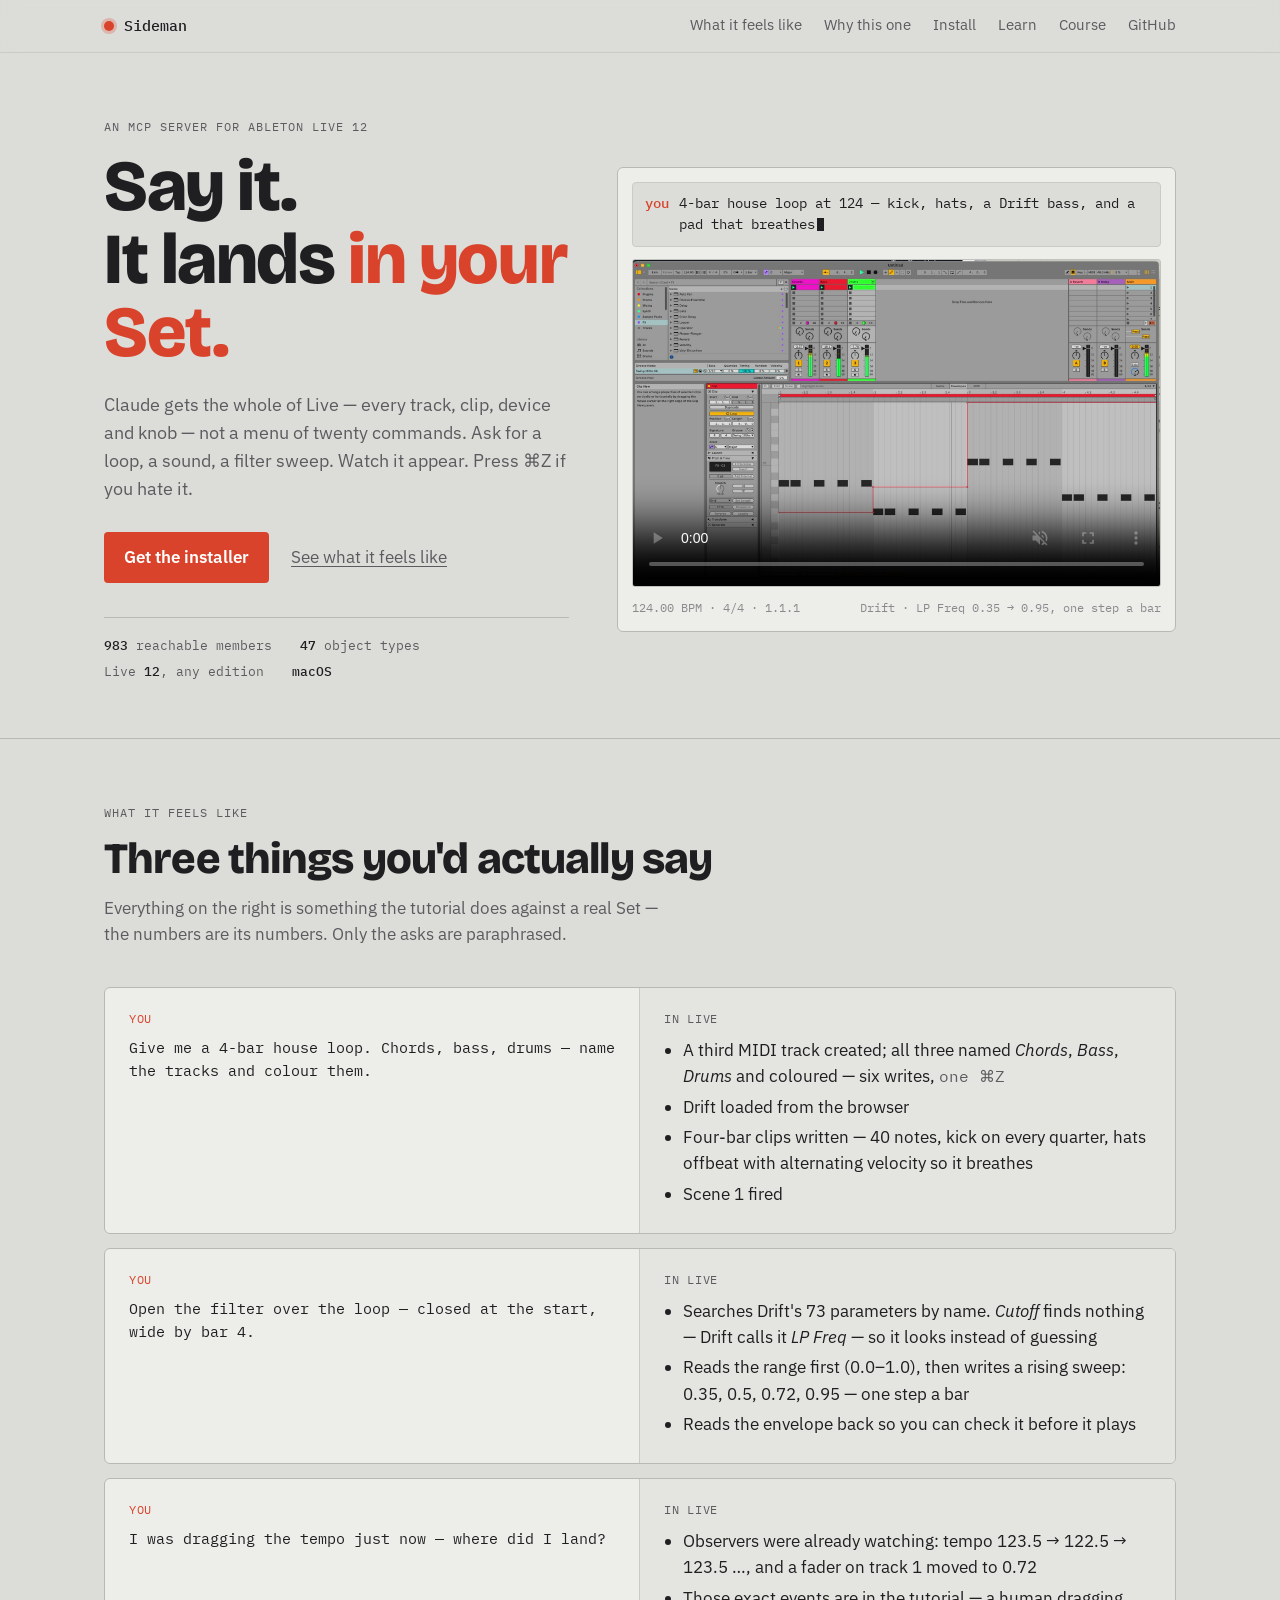
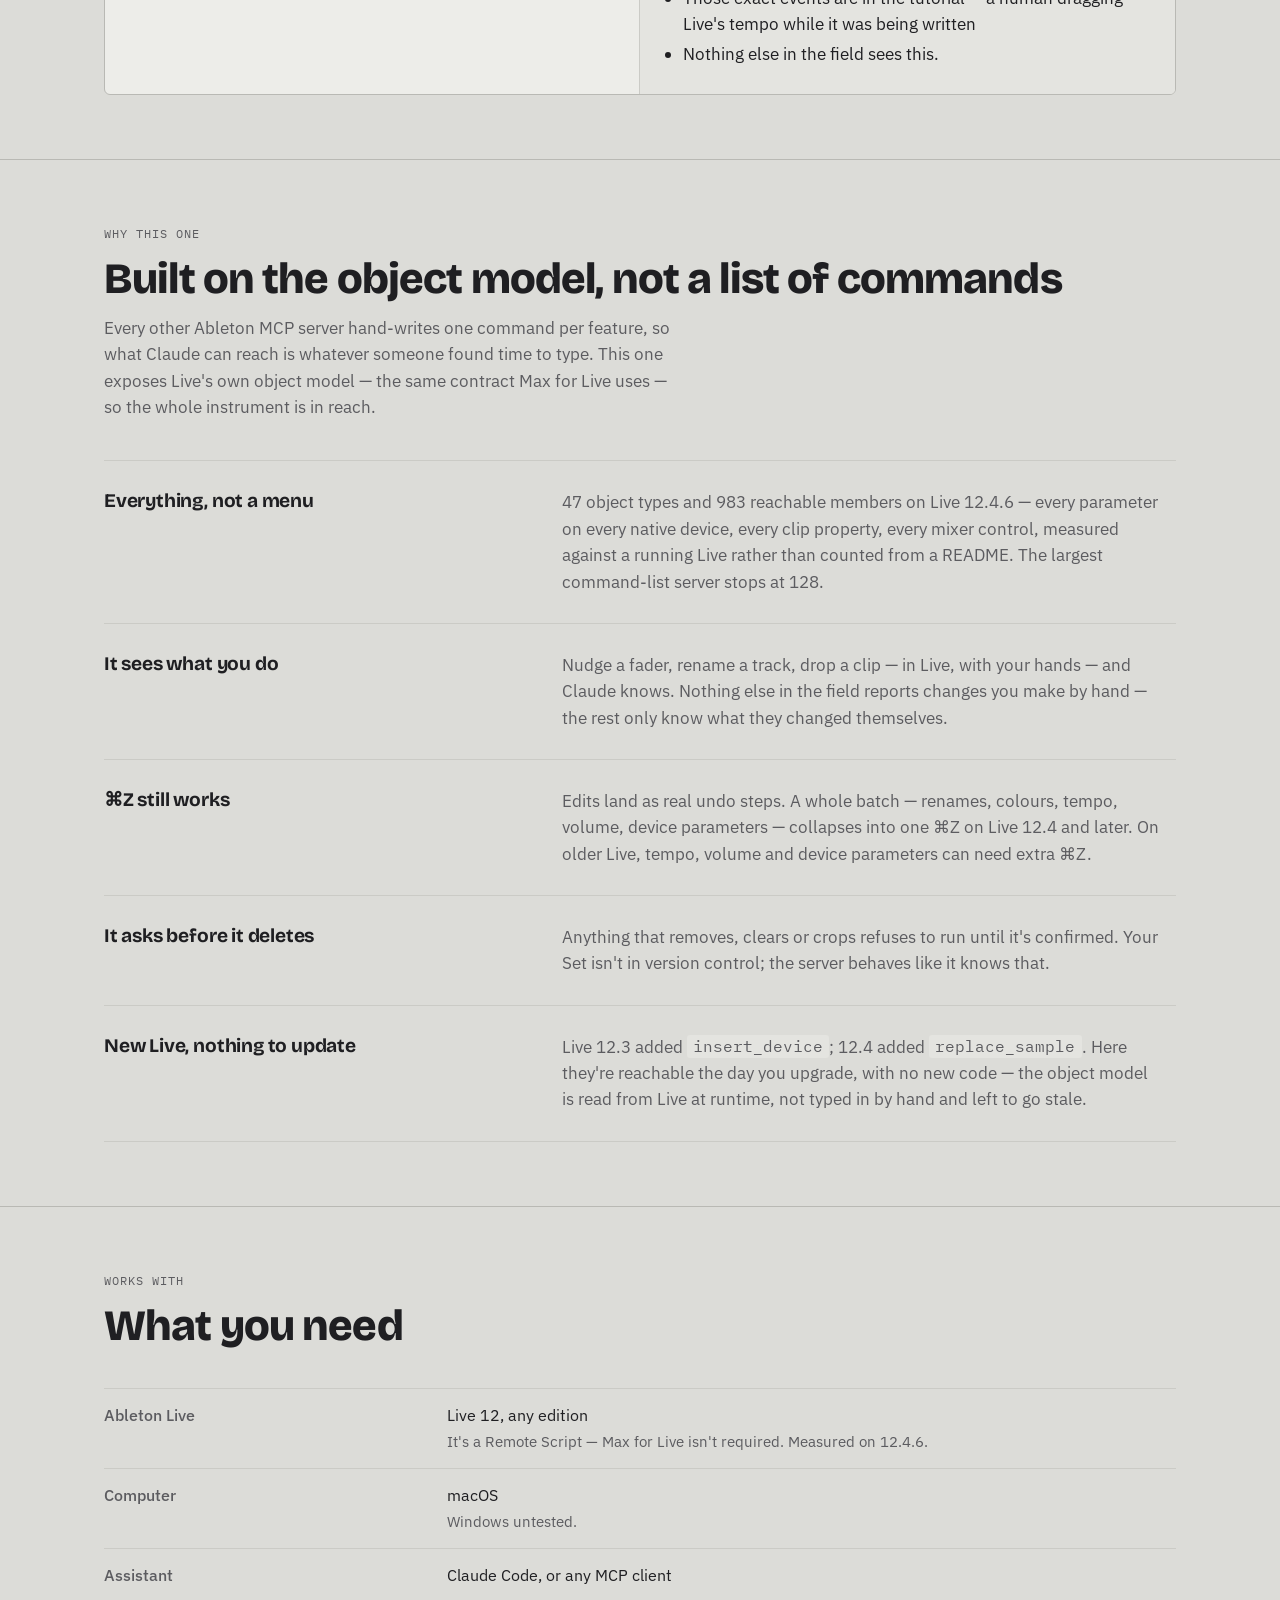
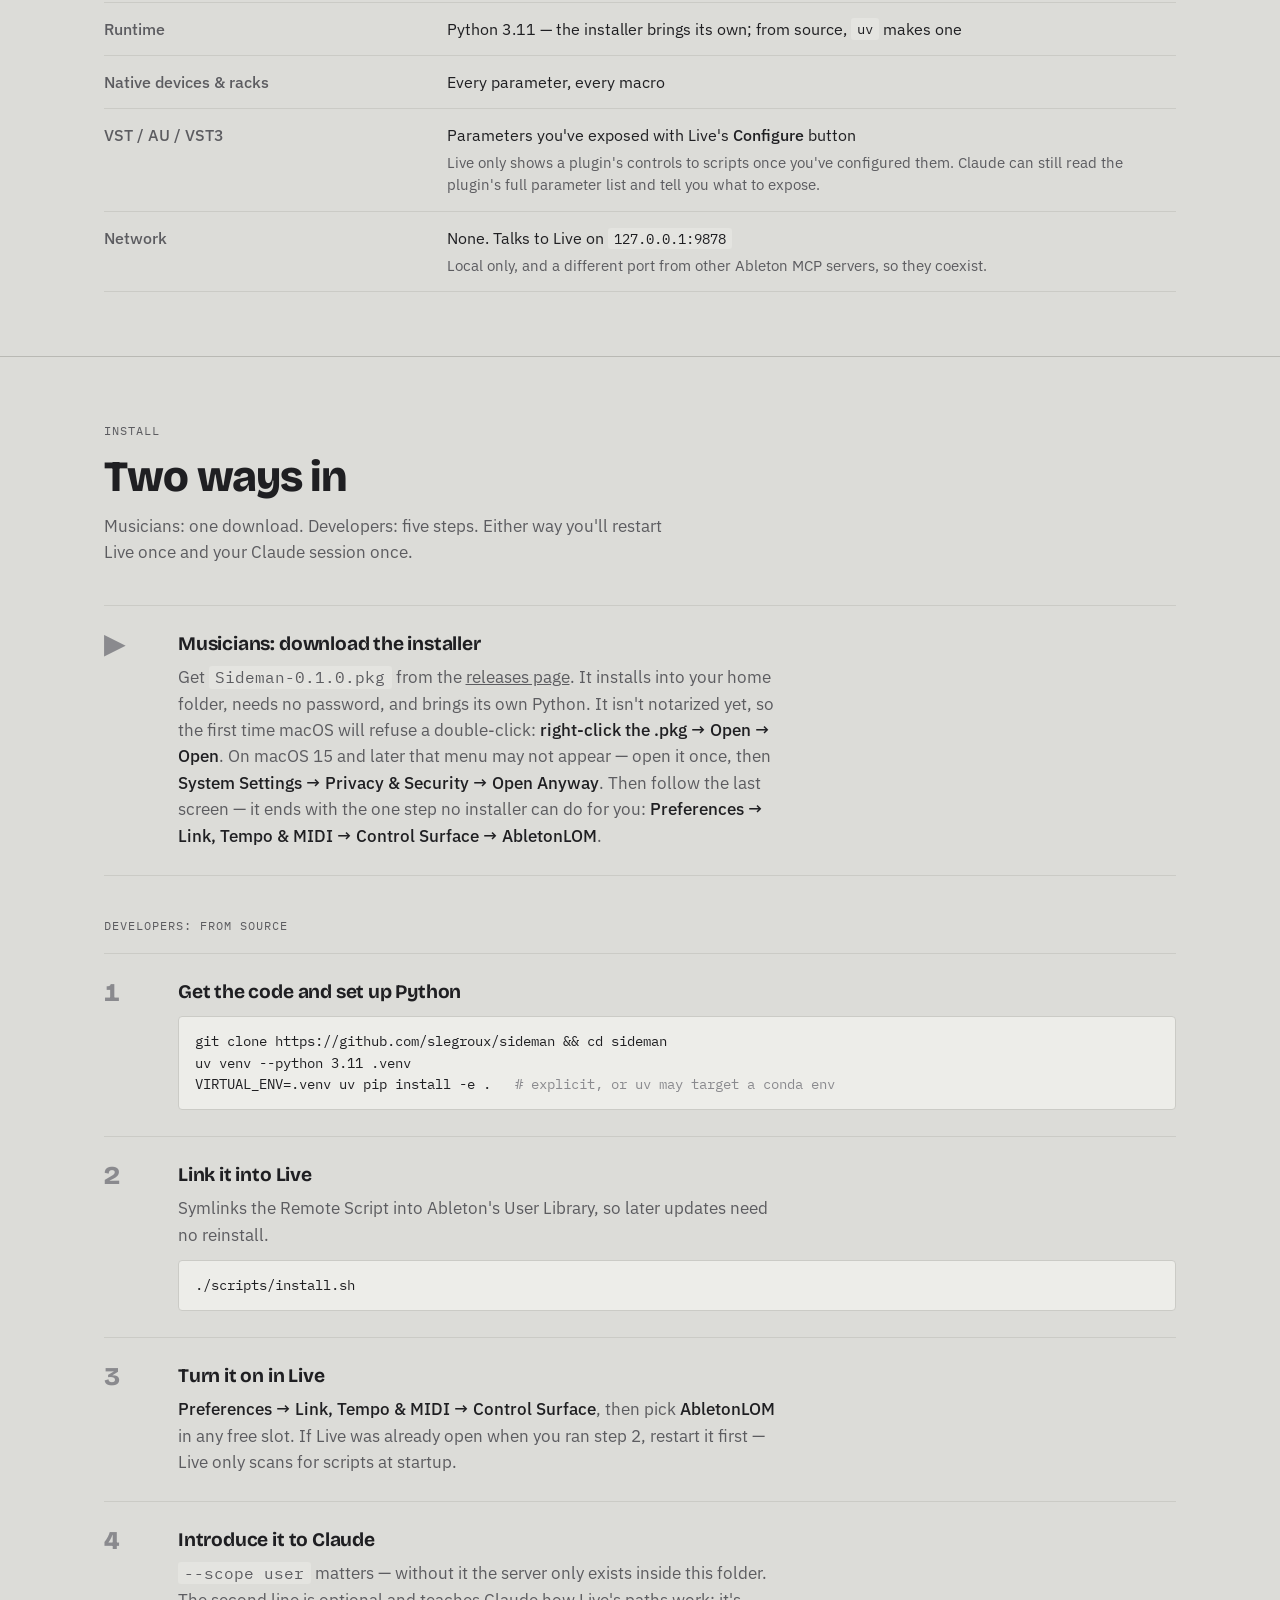
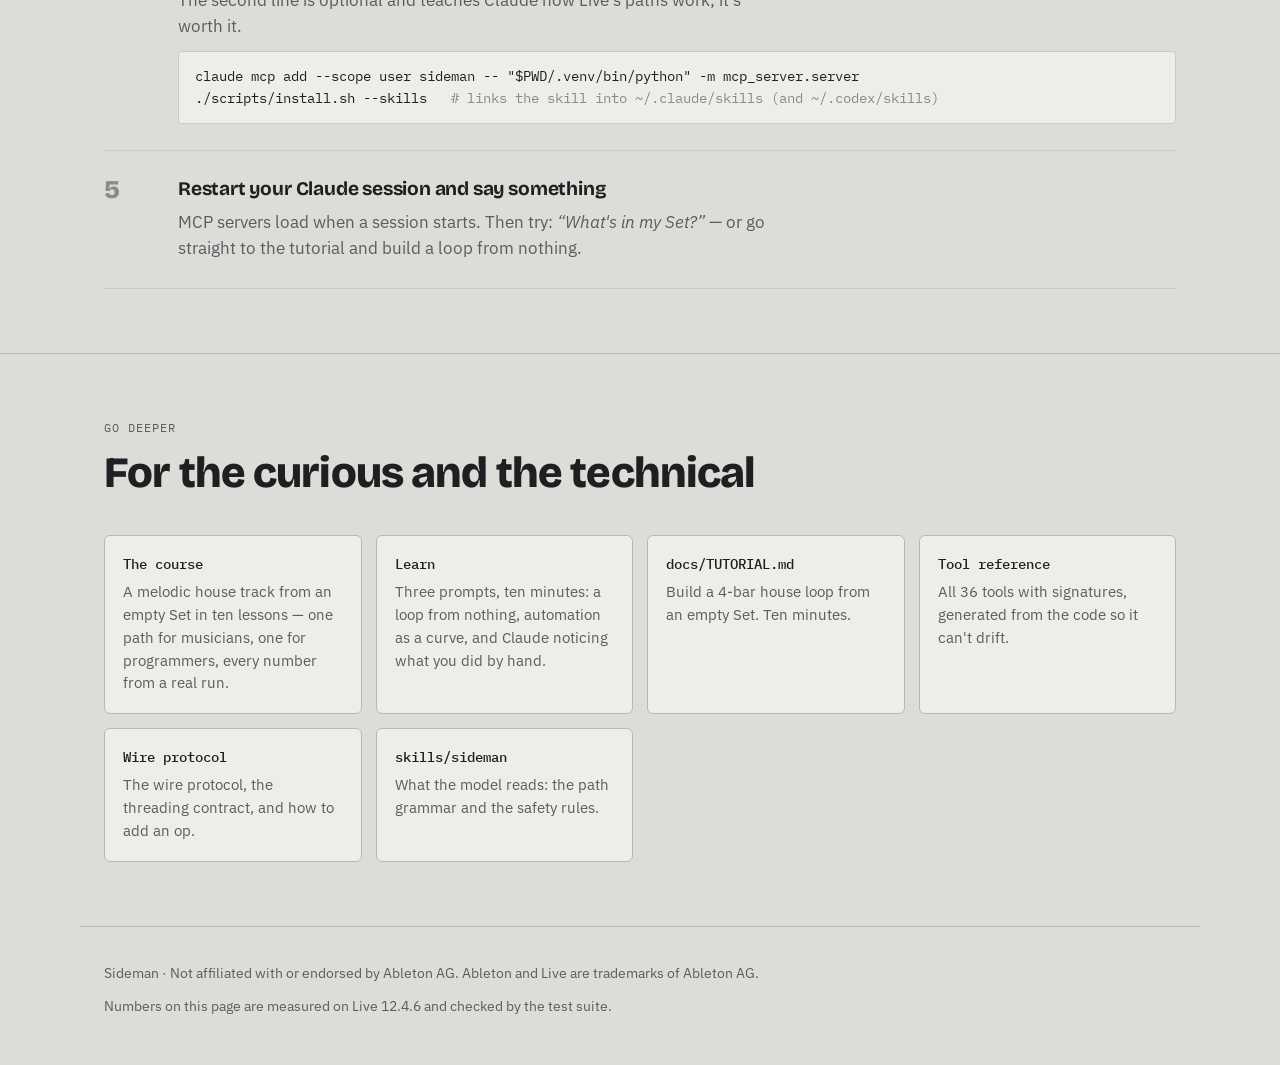
<file: site/index.html>
<!doctype html>
<html lang="en">
<head>
<meta charset="utf-8">
<meta name="viewport" content="width=device-width, initial-scale=1, viewport-fit=cover">
<title>Sideman — Ableton Live MCP server for Claude</title>
<meta name="description" content="An MCP server that gives Claude the whole of Ableton Live 12 — every track, clip, device and parameter — so you can build, tweak and undo by talking.">
<link rel="canonical" href="https://slegroux.github.io/sideman/">
<meta property="og:type" content="website">
<meta property="og:site_name" content="Sideman">
<meta property="og:url" content="https://slegroux.github.io/sideman/">
<meta property="og:title" content="Sideman — Ableton Live MCP server for Claude">
<meta property="og:description" content="Claude gets the whole of Ableton Live 12 — every track, clip, device and knob. Ask for a loop, a sound, a filter sweep. Watch it appear.">
<meta property="og:image" content="https://slegroux.github.io/sideman/og.jpg">
<meta property="og:image:width" content="1200">
<meta property="og:image:height" content="628">
<meta property="og:image:alt" content="Ableton Live's clip view with a filter envelope that Sideman wrote, one step a bar">
<meta property="og:video" content="https://slegroux.github.io/sideman/demo.mp4">
<meta property="og:video:type" content="video/mp4">
<meta name="twitter:card" content="summary_large_image">
<meta name="twitter:title" content="Sideman — Ableton Live MCP server for Claude">
<meta name="twitter:description" content="Claude gets the whole of Ableton Live 12 — every track, clip, device and knob. Ask for a loop, a sound, a filter sweep. Watch it appear.">
<meta name="twitter:image" content="https://slegroux.github.io/sideman/og.jpg">
<script type="application/ld+json">
{
  "@context": "https://schema.org",
  "@type": "SoftwareApplication",
  "name": "Sideman",
  "description": "An MCP server that gives Claude and other MCP clients the whole Ableton Live 12 object model: tracks, clips, MIDI notes, devices, parameters, automation envelopes and observers.",
  "url": "https://slegroux.github.io/sideman/",
  "image": "https://slegroux.github.io/sideman/og.jpg",
  "applicationCategory": "MultimediaApplication",
  "applicationSubCategory": "Music production",
  "operatingSystem": "macOS",
  "softwareRequirements": "Ableton Live 12",
  "license": "https://www.gnu.org/licenses/gpl-3.0.html",
  "sameAs": "https://github.com/slegroux/sideman",
  "offers": { "@type": "Offer", "price": "0", "priceCurrency": "USD" }
}
</script>
<link rel="preconnect" href="https://fonts.googleapis.com">
<link rel="preconnect" href="https://fonts.gstatic.com" crossorigin>
<link rel="stylesheet" href="https://fonts.googleapis.com/css2?family=Bricolage+Grotesque:opsz,wght@12..96,500;12..96,700;12..96,800&family=IBM+Plex+Sans:wght@400;500;600&family=IBM+Plex+Mono:wght@400;500&display=swap">
<style>
  /* ---------- tokens: light (Live 12 default) ---------- */
  :root {
    color-scheme: light;
    --ground: #DCDCD8;
    --panel: #EDEDE9;
    --panel-2: #E4E4E0;
    --ink: #1F1F22;
    --ink-2: #5C5C60;
    --ink-3: #8A8A8E;
    --rule: #B9B9B4;
    --rule-soft: #CBCBC6;
    --accent: #D9432B;
    --accent-ink: #FFFFFF;
    --slot: #D3D3CF;
    --slot-edge: #C3C3BE;
    --clip-ink: #1F1F22;
    --c-coral: #F27059;
    --c-amber: #F2B134;
    --c-lime: #A9D041;
    --c-mint: #4FC9A6;
    --c-sky: #5BA8E0;
    --c-lav: #9A8CF0;
    --focus: #1F1F22;
    --display: "Bricolage Grotesque", "Helvetica Neue", Arial, sans-serif;
    --body: "IBM Plex Sans", "Helvetica Neue", Arial, sans-serif;
    --mono: "IBM Plex Mono", ui-monospace, SFMono-Regular, Menlo, monospace;
  }
  /* ---------- tokens: dark (classic Live) ---------- */
  @media (prefers-color-scheme: dark) {
    :root:not([data-theme="light"]) {
      color-scheme: dark;
      --ground: #2B2B2E;
      --panel: #353538;
      --panel-2: #3C3C40;
      --ink: #E8E8E4;
      --ink-2: #A5A5A0;
      --ink-3: #7C7C78;
      --rule: #4A4A4E;
      --rule-soft: #414145;
      --accent: #FF6B52;
      --accent-ink: #1F1F22;
      --slot: #3E3E42;
      --slot-edge: #4A4A4E;
      --focus: #E8E8E4;
    }
  }
  :root[data-theme="dark"] {
    color-scheme: dark;
    --ground: #2B2B2E;
    --panel: #353538;
    --panel-2: #3C3C40;
    --ink: #E8E8E4;
    --ink-2: #A5A5A0;
    --ink-3: #7C7C78;
    --rule: #4A4A4E;
    --rule-soft: #414145;
    --accent: #FF6B52;
    --accent-ink: #1F1F22;
    --slot: #3E3E42;
    --slot-edge: #4A4A4E;
    --focus: #E8E8E4;
  }

  /* ---------- base ---------- */
  * { box-sizing: border-box; }
  html { height: 100%; }
  body {
    margin: 0;
    background: var(--ground);
    color: var(--ink);
    font-family: var(--body);
    font-size: 17px;
    line-height: 1.55;
    -webkit-font-smoothing: antialiased;
  }
  a { color: inherit; }
  a:focus-visible, button:focus-visible {
    outline: 2px solid var(--focus);
    outline-offset: 3px;
  }
  h1, h2, h3 {
    font-family: var(--display);
    font-weight: 800;
    letter-spacing: -0.02em;
    line-height: 1.02;
    margin: 0;
    text-wrap: balance;
  }
  h2 { font-size: clamp(1.9rem, 3.4vw, 2.7rem); }
  h3 { font-size: 1.2rem; font-weight: 700; letter-spacing: -0.01em; line-height: 1.25; }
  p { margin: 0; }
  code, kbd, .mono { font-family: var(--mono); font-size: 0.92em; }
  code.inline {
    background: var(--panel-2);
    padding: 0.08em 0.4em;
    border-radius: 3px;
  }
  .wrap { max-width: 1120px; margin: 0 auto; padding-inline: 24px; }
  .eyebrow {
    font-family: var(--mono);
    font-size: 0.78rem;
    letter-spacing: 0.08em;
    text-transform: uppercase;
    color: var(--ink-2);
  }
  .measure { max-width: 62ch; }

  /* ---------- top bar ---------- */
  .top {
    position: sticky;
    top: env(safe-area-inset-top, 0px);
    z-index: 10;
    background: color-mix(in srgb, var(--ground) 92%, transparent);
    backdrop-filter: blur(8px);
    border-bottom: 1px solid var(--rule-soft);
  }
  .top .wrap {
    display: flex;
    align-items: center;
    justify-content: space-between;
    gap: 16px;
    padding-block: 14px;
  }
  .wordmark {
    font-family: var(--mono);
    font-weight: 500;
    font-size: 0.95rem;
    text-decoration: none;
    display: inline-flex;
    align-items: center;
    gap: 10px;
  }
  .wordmark .dot {
    width: 10px; height: 10px; border-radius: 50%;
    background: var(--accent);
    box-shadow: 0 0 0 3px color-mix(in srgb, var(--accent) 25%, transparent);
  }
  nav.links { display: flex; gap: 22px; flex-wrap: wrap; }
  nav.links a {
    font-size: 0.92rem;
    text-decoration: none;
    color: var(--ink-2);
  }
  nav.links a:hover { color: var(--ink); }

  /* ---------- hero ---------- */
  .hero .wrap {
    display: grid;
    grid-template-columns: minmax(0, 5fr) minmax(0, 6fr);
    gap: 48px;
    align-items: center;
    padding-block: 64px 56px;
  }
  .hero h1 {
    font-size: clamp(2.6rem, 5.6vw, 4.6rem);
    margin-top: 14px;
  }
  .hero h1 em {
    font-style: normal;
    color: var(--accent);
  }
  .lede {
    margin-top: 22px;
    font-size: 1.12rem;
    color: var(--ink-2);
    max-width: 44ch;
  }
  .cta {
    display: flex; flex-wrap: wrap; align-items: center;
    gap: 14px 22px;
    margin-top: 30px;
  }
  .btn {
    display: inline-block;
    background: var(--accent);
    color: var(--accent-ink);
    text-decoration: none;
    font-weight: 600;
    padding: 12px 20px;
    border-radius: 4px;
  }
  .btn:hover { filter: brightness(0.95); }
  .quiet { text-decoration: underline; text-underline-offset: 3px; color: var(--ink-2); }
  .quiet:hover { color: var(--ink); }
  .facts {
    display: flex; flex-wrap: wrap;
    gap: 6px 28px;
    margin: 34px 0 0;
    padding-top: 18px;
    border-top: 1px solid var(--rule);
    font-family: var(--mono);
    font-size: 0.82rem;
    color: var(--ink-2);
    font-variant-numeric: tabular-nums;
  }
  .facts b { color: var(--ink); font-weight: 500; }

  /* ---------- session grid ---------- */
  .set {
    background: var(--panel);
    border: 1px solid var(--rule);
    border-radius: 6px;
    padding: 14px;
    max-width: 100%;
  }
  .prompt {
    display: flex; align-items: baseline; gap: 10px;
    font-family: var(--mono);
    font-size: 0.86rem;
    padding: 10px 12px;
    background: var(--ground);
    border: 1px solid var(--rule-soft);
    border-radius: 4px;
    margin-bottom: 12px;
  }
  .prompt .who { color: var(--accent); font-weight: 500; flex: none; }
  .prompt .caret {
    display: inline-block; width: 7px; height: 1em;
    background: var(--ink);
    vertical-align: -0.15em;
    margin-left: 2px;
    animation: blink 1.1s steps(1) infinite;
  }
  .grid {
    display: grid;
    grid-template-columns: repeat(5, minmax(0, 1fr)) 34px;
    gap: 5px;
  }
  /* the demo recording sits where the grid did; .grid stays for the CSS above */
  .set .demo {
    display: block;
    width: 100%;
    height: auto;
    border-radius: 3px;
    background: var(--slot);
    border: 1px solid var(--slot-edge);
  }
  .th, .scene {
    font-family: var(--mono);
    font-size: 0.7rem;
    color: var(--ink-2);
    white-space: nowrap;
    overflow: hidden;
    text-overflow: ellipsis;
  }
  .th {
    padding: 6px 7px;
    background: var(--panel-2);
    border-radius: 3px;
    border-bottom: 3px solid var(--slot-edge);
  }
  .th.on { border-bottom-color: var(--c); }
  .scene {
    display: flex; align-items: center; justify-content: center;
    background: var(--panel-2);
    border-radius: 3px;
  }
  .slot {
    height: 34px;
    background: var(--slot);
    border: 1px solid var(--slot-edge);
    border-radius: 3px;
    position: relative;
  }
  .clip {
    height: 34px;
    background: var(--c);
    color: var(--clip-ink);
    border-radius: 3px;
    padding: 0 7px 0 22px;
    display: flex; align-items: center;
    font-family: var(--mono);
    font-size: 0.7rem;
    font-weight: 500;
    white-space: nowrap; overflow: hidden; text-overflow: ellipsis;
    position: relative;
    opacity: 0.35;
    transform: scale(0.96);
    animation: land 0.5s cubic-bezier(.2,.8,.2,1) forwards;
    animation-delay: var(--d, 0s);
  }
  .clip::before {
    content: "";
    position: absolute; left: 7px; top: 50%;
    width: 0; height: 0;
    border-left: 8px solid var(--clip-ink);
    border-top: 5px solid transparent;
    border-bottom: 5px solid transparent;
    transform: translateY(-50%);
    opacity: 0.8;
  }
  .clip.playing::before {
    border: 0; width: 8px; height: 8px;
    background: var(--clip-ink);
    animation: pulse 1s ease-in-out infinite;
  }
  .set .legend {
    margin-top: 12px;
    font-family: var(--mono);
    font-size: 0.72rem;
    color: var(--ink-3);
    display: flex; justify-content: space-between; gap: 12px; flex-wrap: wrap;
    font-variant-numeric: tabular-nums;
  }
  @keyframes land { to { opacity: 1; transform: none; } }
  @keyframes blink { 50% { opacity: 0; } }
  @keyframes pulse { 50% { opacity: 0.35; } }

  /* ---------- sections ---------- */
  section.band { border-top: 1px solid var(--rule); }
  section.band .wrap { padding-block: 64px; }
  .head { display: grid; gap: 14px; margin-bottom: 40px; }
  .head p { color: var(--ink-2); max-width: 58ch; }

  /* exchanges */
  .exchanges { display: grid; gap: 14px; }
  .xch {
    display: grid;
    grid-template-columns: minmax(0, 1fr) minmax(0, 1fr);
    gap: 0;
    background: var(--panel);
    border: 1px solid var(--rule);
    border-radius: 6px;
    overflow: hidden;
  }
  .xch .say {
    padding: 22px 24px;
    font-family: var(--mono);
    font-size: 0.95rem;
    line-height: 1.5;
    border-right: 1px solid var(--rule-soft);
  }
  .xch .say .who { color: var(--accent); display: block; font-size: 0.75rem; letter-spacing: 0.06em; text-transform: uppercase; margin-bottom: 8px; }
  .xch .did { padding: 22px 24px; background: var(--panel-2); }
  .xch .did .who { display: block; font-family: var(--mono); font-size: 0.75rem; letter-spacing: 0.06em; text-transform: uppercase; color: var(--ink-2); margin-bottom: 8px; }
  .xch ul { margin: 0; padding-left: 1.1em; color: var(--ink); }
  .xch li { margin: 4px 0; }
  .xch li code { color: var(--ink-2); }

  /* reasons: a ruled list, not cards */
  .reasons { display: grid; }
  .reason {
    display: grid;
    grid-template-columns: minmax(0, 2fr) minmax(0, 3fr);
    gap: 24px 48px;
    padding-block: 28px;
    border-top: 1px solid var(--rule-soft);
  }
  .reason:last-child { border-bottom: 1px solid var(--rule-soft); }
  .reason p { color: var(--ink-2); max-width: 60ch; }
  .reason p + p { margin-top: 10px; }
  .reason .n { font-family: var(--mono); font-size: 0.78rem; color: var(--ink-3); margin-bottom: 8px; display: block; }

  /* spec table */
  .spec {
    width: 100%;
    border-collapse: collapse;
    font-size: 0.98rem;
  }
  .spec th, .spec td {
    text-align: left;
    vertical-align: top;
    padding: 14px 0;
    border-top: 1px solid var(--rule-soft);
  }
  .spec tr:last-child th, .spec tr:last-child td { border-bottom: 1px solid var(--rule-soft); }
  .spec th { font-weight: 500; color: var(--ink-2); width: 32%; padding-right: 24px; }
  .spec td .note { display: block; color: var(--ink-2); font-size: 0.92rem; margin-top: 4px; }

  /* install steps */
  .steps { display: grid; gap: 0; counter-reset: step; }
  .step {
    display: grid;
    grid-template-columns: 56px minmax(0, 1fr);
    gap: 18px;
    padding-block: 26px;
    border-top: 1px solid var(--rule-soft);
  }
  .step:last-child { border-bottom: 1px solid var(--rule-soft); }
  .step .num {
    font-family: var(--display);
    font-weight: 800;
    font-size: 1.6rem;
    line-height: 1;
    color: var(--ink-3);
    font-variant-numeric: tabular-nums;
  }
  .step h3 { margin-bottom: 8px; }
  .step p { color: var(--ink-2); max-width: 60ch; }
  pre {
    margin: 12px 0 0;
    padding: 14px 16px;
    background: var(--panel);
    border: 1px solid var(--rule-soft);
    border-radius: 4px;
    font-family: var(--mono);
    font-size: 0.86rem;
    line-height: 1.55;
    overflow-x: auto;
    color: var(--ink);
  }
  pre .c { color: var(--ink-3); }
  .ui { color: var(--ink); font-weight: 500; }

  /* docs strip */
  .docs { display: grid; grid-template-columns: repeat(4, minmax(0, 1fr)); gap: 14px; }
  .doc {
    display: block;
    text-decoration: none;
    padding: 18px;
    background: var(--panel);
    border: 1px solid var(--rule);
    border-radius: 6px;
  }
  .doc:hover { border-color: var(--ink-3); }
  .doc .t { font-family: var(--mono); font-size: 0.85rem; font-weight: 500; display: block; margin-bottom: 6px; }
  .doc .s { color: var(--ink-2); font-size: 0.92rem; display: block; }

  footer .wrap {
    padding-block: 36px 48px;
    border-top: 1px solid var(--rule);
    display: flex; flex-wrap: wrap; justify-content: space-between; gap: 12px 24px;
    font-size: 0.86rem; color: var(--ink-2);
  }

  /* ---------- responsive ---------- */
  @media (max-width: 880px) {
    .hero .wrap { grid-template-columns: 1fr; gap: 36px; padding-block: 44px 40px; }
    .xch { grid-template-columns: 1fr; }
    .xch .say { border-right: 0; border-bottom: 1px solid var(--rule-soft); }
    .reason { grid-template-columns: 1fr; gap: 10px; }
    .docs { grid-template-columns: repeat(2, minmax(0, 1fr)); }
  }
  @media (max-width: 520px) {
    body { font-size: 16px; }
    .wrap { padding-inline: 16px; }
    .grid { grid-template-columns: repeat(5, minmax(0, 1fr)) 26px; gap: 4px; }
    .th, .clip, .scene { font-size: 0.62rem; }
    .clip { padding-left: 18px; }
    .clip::before { left: 5px; }
    .spec th { width: 40%; }
    .step { grid-template-columns: 40px minmax(0, 1fr); gap: 12px; }
    .docs { grid-template-columns: 1fr; }
  }
  @media (prefers-reduced-motion: reduce) {
    .clip { animation: none; opacity: 1; transform: none; }
    .prompt .caret, .clip.playing::before { animation: none; }
  }
</style>
</head>
<body>

<header class="top">
  <div class="wrap">
    <a class="wordmark" href="#"><span class="dot" aria-hidden="true"></span>Sideman</a>
    <nav class="links" aria-label="Sections">
      <a href="#feel">What it feels like</a>
      <a href="#why">Why this one</a>
      <a href="#install">Install</a>
      <a href="learn/">Learn</a>
      <a href="https://sideman-course.sideman-course.workers.dev/">Course</a>
      <a href="https://github.com/slegroux/sideman">GitHub</a>
    </nav>
  </div>
</header>

<main>

<section class="hero">
  <div class="wrap">
    <div>
      <p class="eyebrow">An MCP server for Ableton Live 12</p>
      <h1>Say it.<br>It lands <em>in your Set.</em></h1>
      <p class="lede">Claude gets the whole of Live — every track, clip, device and knob — not a menu of twenty commands. Ask for a loop, a sound, a filter sweep. Watch it appear. Press ⌘Z if you hate it.</p>
      <div class="cta">
        <a class="btn" href="#install">Get the installer</a>
        <a class="quiet" href="#feel">See what it feels like</a>
      </div>
      <dl class="facts">
        <div><b>983</b> reachable members</div>
        <div><b>47</b> object types</div>
        <div>Live <b>12</b>, any edition</div>
        <div><b>macOS</b></div>
      </dl>
    </div>

    <div class="set" aria-label="Example: a Session View grid being filled in from a prompt">
      <div class="prompt">
        <span class="who">you</span>
        <span>4-bar house loop at 124 — kick, hats, a Drift bass, and a pad that breathes<span class="caret" aria-hidden="true"></span></span>
      </div>
      <video class="demo" controls muted playsinline preload="metadata"
             poster="demo-poster.jpg"
             aria-label="Screen recording: Sideman building a 4-bar loop, writing a filter sweep, and reporting a fader move">
        <source src="demo.mp4" type="video/mp4">
      </video>
      <div class="legend">
        <span>124.00 BPM · 4/4 · 1.1.1</span>
        <span>Drift · LP Freq 0.35 → 0.95, one step a bar</span>
      </div>
    </div>
  </div>
</section>

<section class="band" id="feel">
  <div class="wrap">
    <div class="head">
      <p class="eyebrow">What it feels like</p>
      <h2>Three things you'd actually say</h2>
      <p>Everything on the right is something the tutorial does against a real Set — the numbers are its numbers. Only the asks are paraphrased.</p>
    </div>

    <div class="exchanges">
      <article class="xch">
        <div class="say"><span class="who">you</span>Give me a 4-bar house loop. Chords, bass, drums — name the tracks and colour them.</div>
        <div class="did"><span class="who">in Live</span>
          <ul>
            <li>A third MIDI track created; all three named <em>Chords</em>, <em>Bass</em>, <em>Drums</em> and coloured — six writes, <code>one ⌘Z</code></li>
            <li>Drift loaded from the browser</li>
            <li>Four-bar clips written — 40 notes, kick on every quarter, hats offbeat with alternating velocity so it breathes</li>
            <li>Scene 1 fired</li>
          </ul>
        </div>
      </article>

      <article class="xch">
        <div class="say"><span class="who">you</span>Open the filter over the loop — closed at the start, wide by bar 4.</div>
        <div class="did"><span class="who">in Live</span>
          <ul>
            <li>Searches Drift's 73 parameters by name. <em>Cutoff</em> finds nothing — Drift calls it <em>LP Freq</em> — so it looks instead of guessing</li>
            <li>Reads the range first (0.0–1.0), then writes a rising sweep: 0.35, 0.5, 0.72, 0.95 — one step a bar</li>
            <li>Reads the envelope back so you can check it before it plays</li>
          </ul>
        </div>
      </article>

      <article class="xch">
        <div class="say"><span class="who">you</span>I was dragging the tempo just now — where did I land?</div>
        <div class="did"><span class="who">in Live</span>
          <ul>
            <li>Observers were already watching: tempo 123.5 → 122.5 → 123.5 …, and a fader on track 1 moved to 0.72</li>
            <li>Those exact events are in the tutorial — a human dragging Live's tempo while it was being written</li>
            <li>Nothing else in the field sees this.</li>
          </ul>
        </div>
      </article>
    </div>
  </div>
</section>

<section class="band" id="why">
  <div class="wrap">
    <div class="head">
      <p class="eyebrow">Why this one</p>
      <h2>Built on the object model, not a list of commands</h2>
      <p>Every other Ableton MCP server hand-writes one command per feature, so what Claude can reach is whatever someone found time to type. This one exposes Live's own object model — the same contract Max for Live uses — so the whole instrument is in reach.</p>
    </div>

    <div class="reasons">
      <div class="reason">
        <h3>Everything, not a menu</h3>
        <div>
          <p>47 object types and 983 reachable members on Live 12.4.6 — every parameter on every native device, every clip property, every mixer control, measured against a running Live rather than counted from a README. The largest command-list server stops at 128.</p>
        </div>
      </div>
      <div class="reason">
        <h3>It sees what you do</h3>
        <div>
          <p>Nudge a fader, rename a track, drop a clip — in Live, with your hands — and Claude knows. Nothing else in the field reports changes you make by hand — the rest only know what they changed themselves.</p>
        </div>
      </div>
      <div class="reason">
        <h3>⌘Z still works</h3>
        <div>
          <p>Edits land as real undo steps. A whole batch — renames, colours, tempo, volume, device parameters — collapses into one ⌘Z on Live 12.4 and later. On older Live, tempo, volume and device parameters can need extra ⌘Z.</p>
        </div>
      </div>
      <div class="reason">
        <h3>It asks before it deletes</h3>
        <div>
          <p>Anything that removes, clears or crops refuses to run until it's confirmed. Your Set isn't in version control; the server behaves like it knows that.</p>
        </div>
      </div>
      <div class="reason">
        <h3>New Live, nothing to update</h3>
        <div>
          <p>Live 12.3 added <code class="inline">insert_device</code>; 12.4 added <code class="inline">replace_sample</code>. Here they're reachable the day you upgrade, with no new code — the object model is read from Live at runtime, not typed in by hand and left to go stale.</p>
        </div>
      </div>
    </div>
  </div>
</section>

<section class="band" id="fits">
  <div class="wrap">
    <div class="head">
      <p class="eyebrow">Works with</p>
      <h2>What you need</h2>
    </div>
    <table class="spec">
      <tr><th>Ableton Live</th><td>Live 12, any edition<span class="note">It's a Remote Script — Max for Live isn't required. Measured on 12.4.6.</span></td></tr>
      <tr><th>Computer</th><td>macOS<span class="note">Windows untested.</span></td></tr>
      <tr><th>Assistant</th><td>Claude Code, or any MCP client</td></tr>
      <tr><th>Runtime</th><td>Python 3.11 — the installer brings its own; from source, <code class="inline">uv</code> makes one</td></tr>
      <tr><th>Native devices &amp; racks</th><td>Every parameter, every macro</td></tr>
      <tr><th>VST / AU / VST3</th><td>Parameters you've exposed with Live's <span class="ui">Configure</span> button<span class="note">Live only shows a plugin's controls to scripts once you've configured them. Claude can still read the plugin's full parameter list and tell you what to expose.</span></td></tr>
      <tr><th>Network</th><td>None. Talks to Live on <code class="inline">127.0.0.1:9878</code><span class="note">Local only, and a different port from other Ableton MCP servers, so they coexist.</span></td></tr>
    </table>
  </div>
</section>

<section class="band" id="install">
  <div class="wrap">
    <div class="head">
      <p class="eyebrow">Install</p>
      <h2>Two ways in</h2>
      <p>Musicians: one download. Developers: five steps. Either way you'll restart Live once and your Claude session once.</p>
    </div>

    <div class="steps" style="margin-bottom: 40px">
      <div class="step">
        <div class="num">&#9654;</div>
        <div>
          <h3>Musicians: download the installer</h3>
          <p>Get <code class="inline">Sideman-0.1.0.pkg</code> from the <a href="https://github.com/slegroux/sideman/releases">releases page</a>. It installs into your home folder, needs no password, and brings its own Python. It isn't notarized yet, so the first time macOS will refuse a double-click: <span class="ui">right-click the .pkg → Open → Open</span>. On macOS 15 and later that menu may not appear — open it once, then <span class="ui">System Settings → Privacy &amp; Security → Open Anyway</span>. Then follow the last screen — it ends with the one step no installer can do for you: <span class="ui">Preferences → Link, Tempo &amp; MIDI → Control Surface → AbletonLOM</span>.</p>
        </div>
      </div>
    </div>

    <p class="eyebrow" style="margin-bottom: 18px">Developers: from source</p>
    <div class="steps">
      <div class="step">
        <div class="num">1</div>
        <div>
          <h3>Get the code and set up Python</h3>
          <pre>git clone https://github.com/slegroux/sideman &amp;&amp; cd sideman
uv venv --python 3.11 .venv
VIRTUAL_ENV=.venv uv pip install -e .   <span class="c"># explicit, or uv may target a conda env</span></pre>
        </div>
      </div>
      <div class="step">
        <div class="num">2</div>
        <div>
          <h3>Link it into Live</h3>
          <p>Symlinks the Remote Script into Ableton's User Library, so later updates need no reinstall.</p>
          <pre>./scripts/install.sh</pre>
        </div>
      </div>
      <div class="step">
        <div class="num">3</div>
        <div>
          <h3>Turn it on in Live</h3>
          <p><span class="ui">Preferences → Link, Tempo &amp; MIDI → Control Surface</span>, then pick <span class="ui">AbletonLOM</span> in any free slot. If Live was already open when you ran step 2, restart it first — Live only scans for scripts at startup.</p>
        </div>
      </div>
      <div class="step">
        <div class="num">4</div>
        <div>
          <h3>Introduce it to Claude</h3>
          <p><code class="inline">--scope user</code> matters — without it the server only exists inside this folder. The second line is optional and teaches Claude how Live's paths work; it's worth it.</p>
          <pre>claude mcp add --scope user sideman -- "$PWD/.venv/bin/python" -m mcp_server.server
./scripts/install.sh --skills   <span class="c"># links the skill into ~/.claude/skills (and ~/.codex/skills)</span></pre>
        </div>
      </div>
      <div class="step">
        <div class="num">5</div>
        <div>
          <h3>Restart your Claude session and say something</h3>
          <p>MCP servers load when a session starts. Then try: <em>“What's in my Set?”</em> — or go straight to the tutorial and build a loop from nothing.</p>
        </div>
      </div>
    </div>
  </div>
</section>

<section class="band" id="docs">
  <div class="wrap">
    <div class="head">
      <p class="eyebrow">Go deeper</p>
      <h2>For the curious and the technical</h2>
    </div>
    <div class="docs">
      <a class="doc" href="https://sideman-course.sideman-course.workers.dev/">
        <span class="t">The course</span>
        <span class="s">A melodic house track from an empty Set in ten lessons — one path for musicians, one for programmers, every number from a real run.</span>
      </a>
      <a class="doc" href="learn/">
        <span class="t">Learn</span>
        <span class="s">Three prompts, ten minutes: a loop from nothing, automation as a curve, and Claude noticing what you did by hand.</span>
      </a>
      <a class="doc" href="https://github.com/slegroux/sideman/blob/main/docs/TUTORIAL.md">
        <span class="t">docs/TUTORIAL.md</span>
        <span class="s">Build a 4-bar house loop from an empty Set. Ten minutes.</span>
      </a>
      <a class="doc" href="learn/TOOLS.html">
        <span class="t">Tool reference</span>
        <span class="s">All 36 tools with signatures, generated from the code so it can't drift.</span>
      </a>
      <a class="doc" href="learn/PROTOCOL.html">
        <span class="t">Wire protocol</span>
        <span class="s">The wire protocol, the threading contract, and how to add an op.</span>
      </a>
      <a class="doc" href="https://github.com/slegroux/sideman/blob/main/skills/sideman/SKILL.md">
        <span class="t">skills/sideman</span>
        <span class="s">What the model reads: the path grammar and the safety rules.</span>
      </a>
    </div>
  </div>
</section>

</main>

<footer>
  <div class="wrap">
    <span>Sideman · Not affiliated with or endorsed by Ableton AG. Ableton and Live are trademarks of Ableton AG.</span>
    <span>Numbers on this page are measured on Live 12.4.6 and checked by the test suite.</span>
  </div>
</footer>

</body>
</html>
</file>
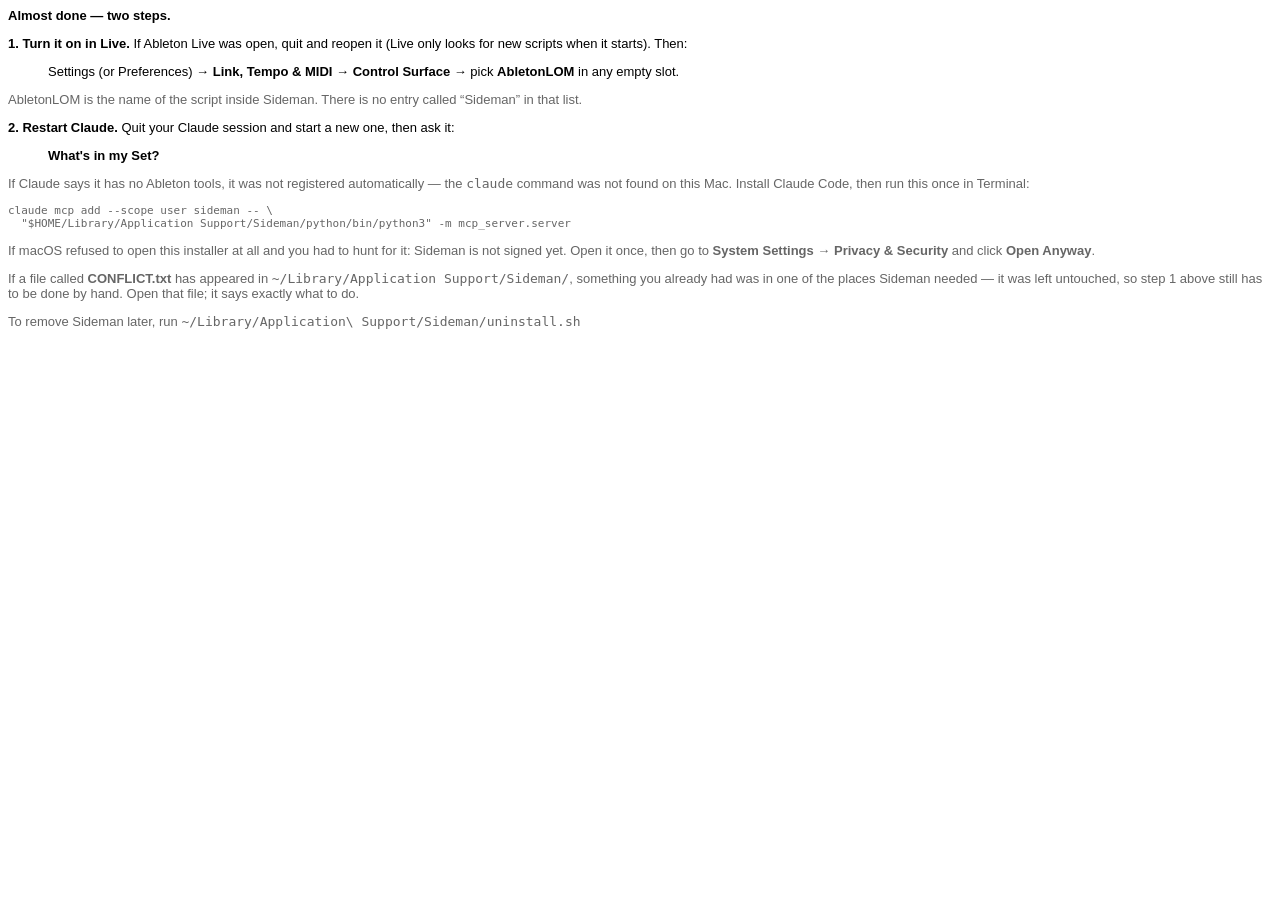
<file: installer/resources/conclusion.html>
<html>
<body style="font-family:-apple-system,sans-serif;font-size:13px">
<p><b>Almost done &mdash; two steps.</b></p>
<p><b>1. Turn it on in Live.</b> If Ableton Live was open, quit and reopen it
(Live only looks for new scripts when it starts). Then:</p>
<blockquote>Settings (or Preferences) &rarr; <b>Link, Tempo &amp; MIDI</b> &rarr;
<b>Control Surface</b> &rarr; pick <b>AbletonLOM</b> in any empty slot.</blockquote>
<p style="color:#666">AbletonLOM is the name of the script inside Sideman.
There is no entry called &ldquo;Sideman&rdquo; in that list.</p>
<p><b>2. Restart Claude.</b> Quit your Claude session and start a new one, then
ask it:</p>
<blockquote><b>What's in my Set?</b></blockquote>
<p style="color:#666">If Claude says it has no Ableton tools, it was not
registered automatically &mdash; the <code>claude</code> command was not found on
this Mac. Install Claude Code, then run this once in Terminal:</p>
<pre style="color:#666;font-size:11px">claude mcp add --scope user sideman -- \
  "$HOME/Library/Application Support/Sideman/python/bin/python3" -m mcp_server.server</pre>
<p style="color:#666">If macOS refused to open this installer at all and you
had to hunt for it: Sideman is not signed yet. Open it once, then go to
<b>System Settings &rarr; Privacy &amp; Security</b> and click
<b>Open Anyway</b>.</p>
<p style="color:#666">If a file called <b>CONFLICT.txt</b> has appeared in
<code>~/Library/Application Support/Sideman/</code>, something you already had
was in one of the places Sideman needed &mdash; it was left untouched, so step 1
above still has to be done by hand. Open that file; it says exactly what to do.</p>
<p style="color:#666">To remove Sideman later, run
<code>~/Library/Application\ Support/Sideman/uninstall.sh</code></p>
</body>
</html>
</file>
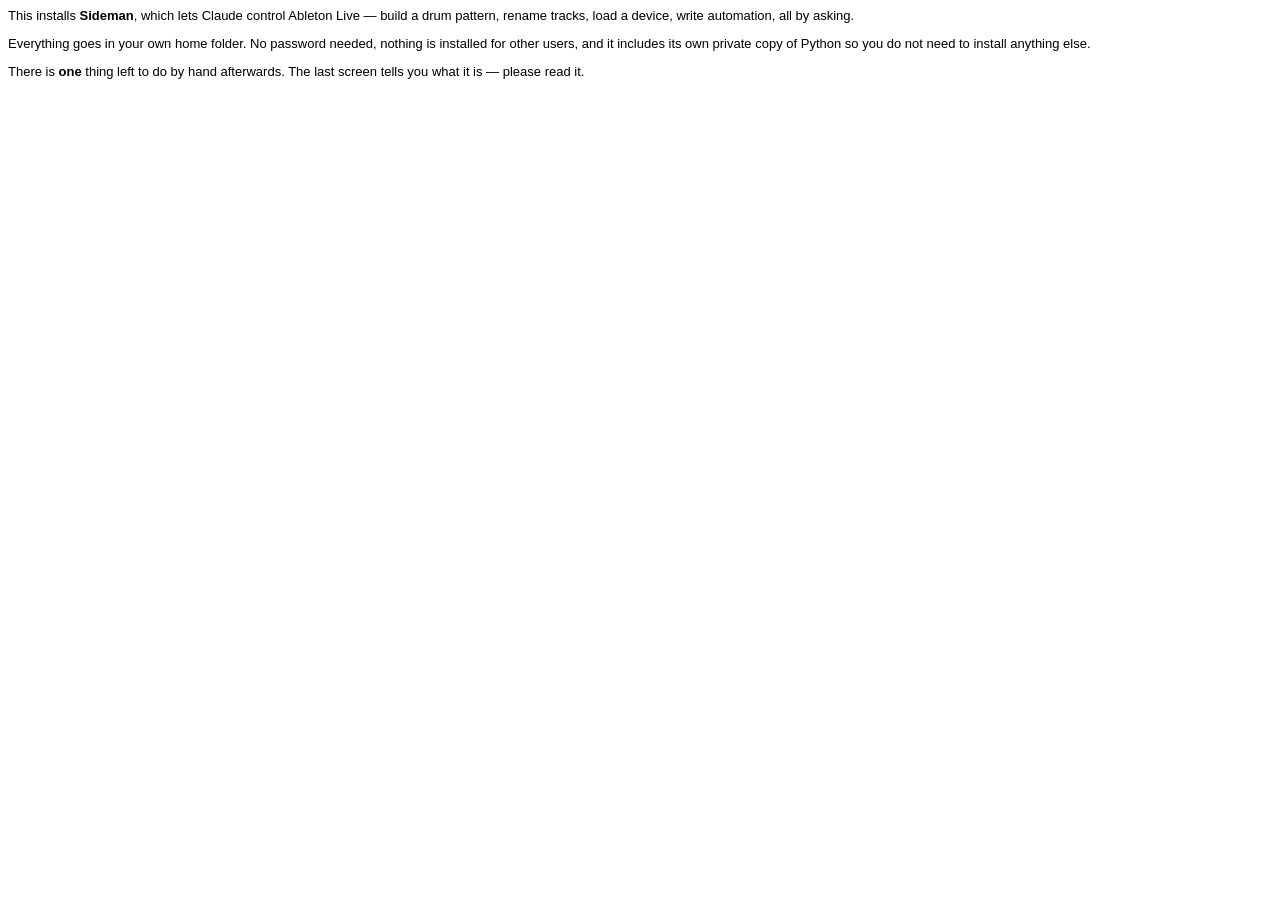
<file: installer/resources/welcome.html>
<html>
<body style="font-family:-apple-system,sans-serif;font-size:13px">
<p>This installs <b>Sideman</b>, which lets Claude control Ableton Live &mdash;
build a drum pattern, rename tracks, load a device, write automation, all by
asking.</p>
<p>Everything goes in your own home folder. No password needed, nothing is
installed for other users, and it includes its own private copy of Python so
you do not need to install anything else.</p>
<p>There is <b>one</b> thing left to do by hand afterwards. The last screen
tells you what it is &mdash; please read it.</p>
</body>
</html>
</file>
